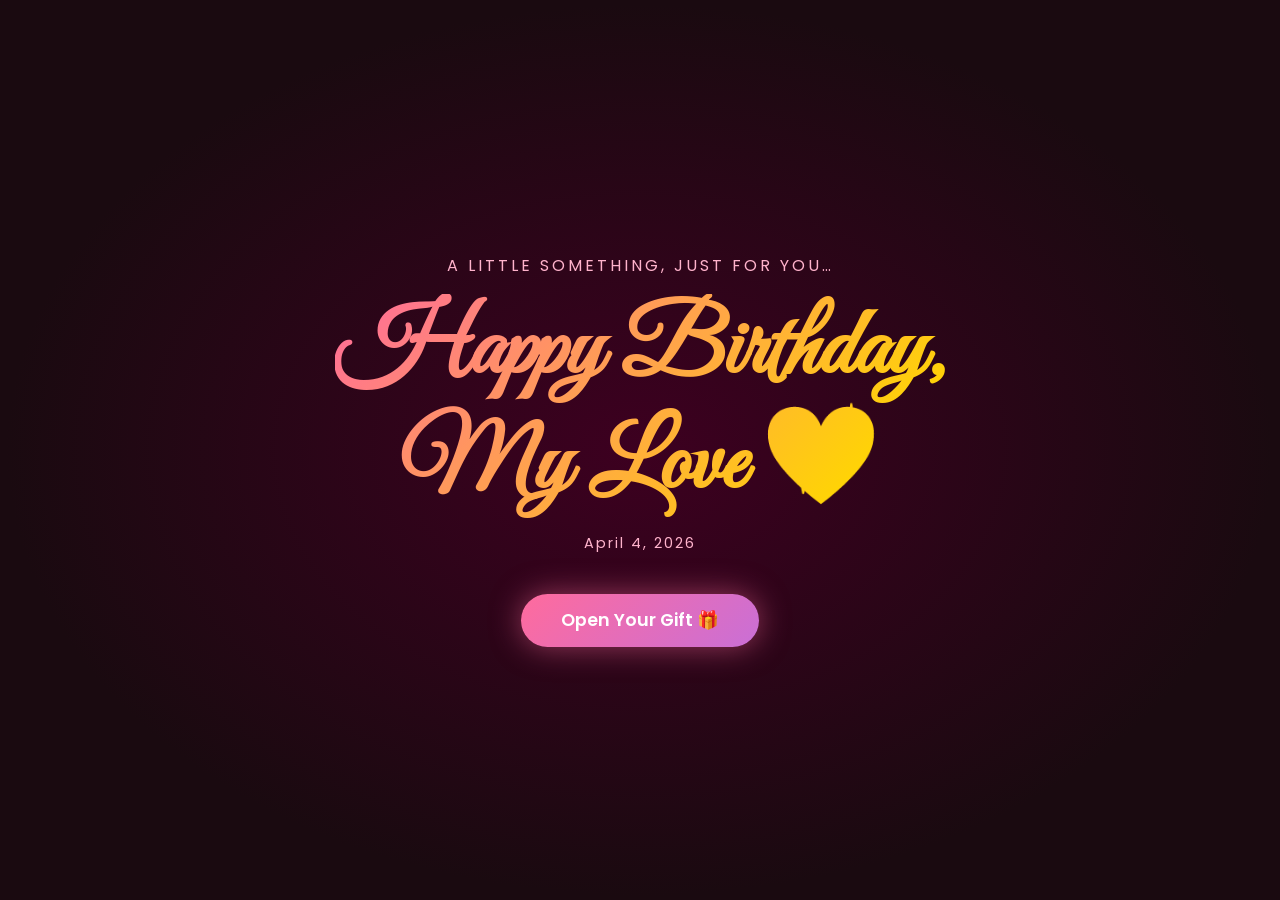
<file: index.html>
<!DOCTYPE html>
<html lang="en">
<head>
  <meta charset="UTF-8" />
  <meta name="viewport" content="width=device-width, initial-scale=1.0"/>
  <title>Happy Birthday, My Love 💖</title>
  <link rel="stylesheet" href="style.css" />
  <link href="https://fonts.googleapis.com/css2?family=Great+Vibes&family=Poppins:wght@300;400;600&display=swap" rel="stylesheet"/>
</head>
<body>

  <!-- ░░ LANDING SCREEN ░░ -->
  <section id="landing">
    <div id="hearts-bg"></div>
    <div class="landing-content">
      <p class="subtitle">A little something, just for you…</p>
      <h1 class="main-title">Happy Birthday,<br/><span id="name-span">My Love</span> 💖</h1>
      <p class="date-tag">April 4, 2026</p>
      <button id="open-btn" onclick="openGift()">Open Your Gift 🎁</button>
    </div>
  </section>



  <script src="index.js"></script>
</body>
</html>
</file>
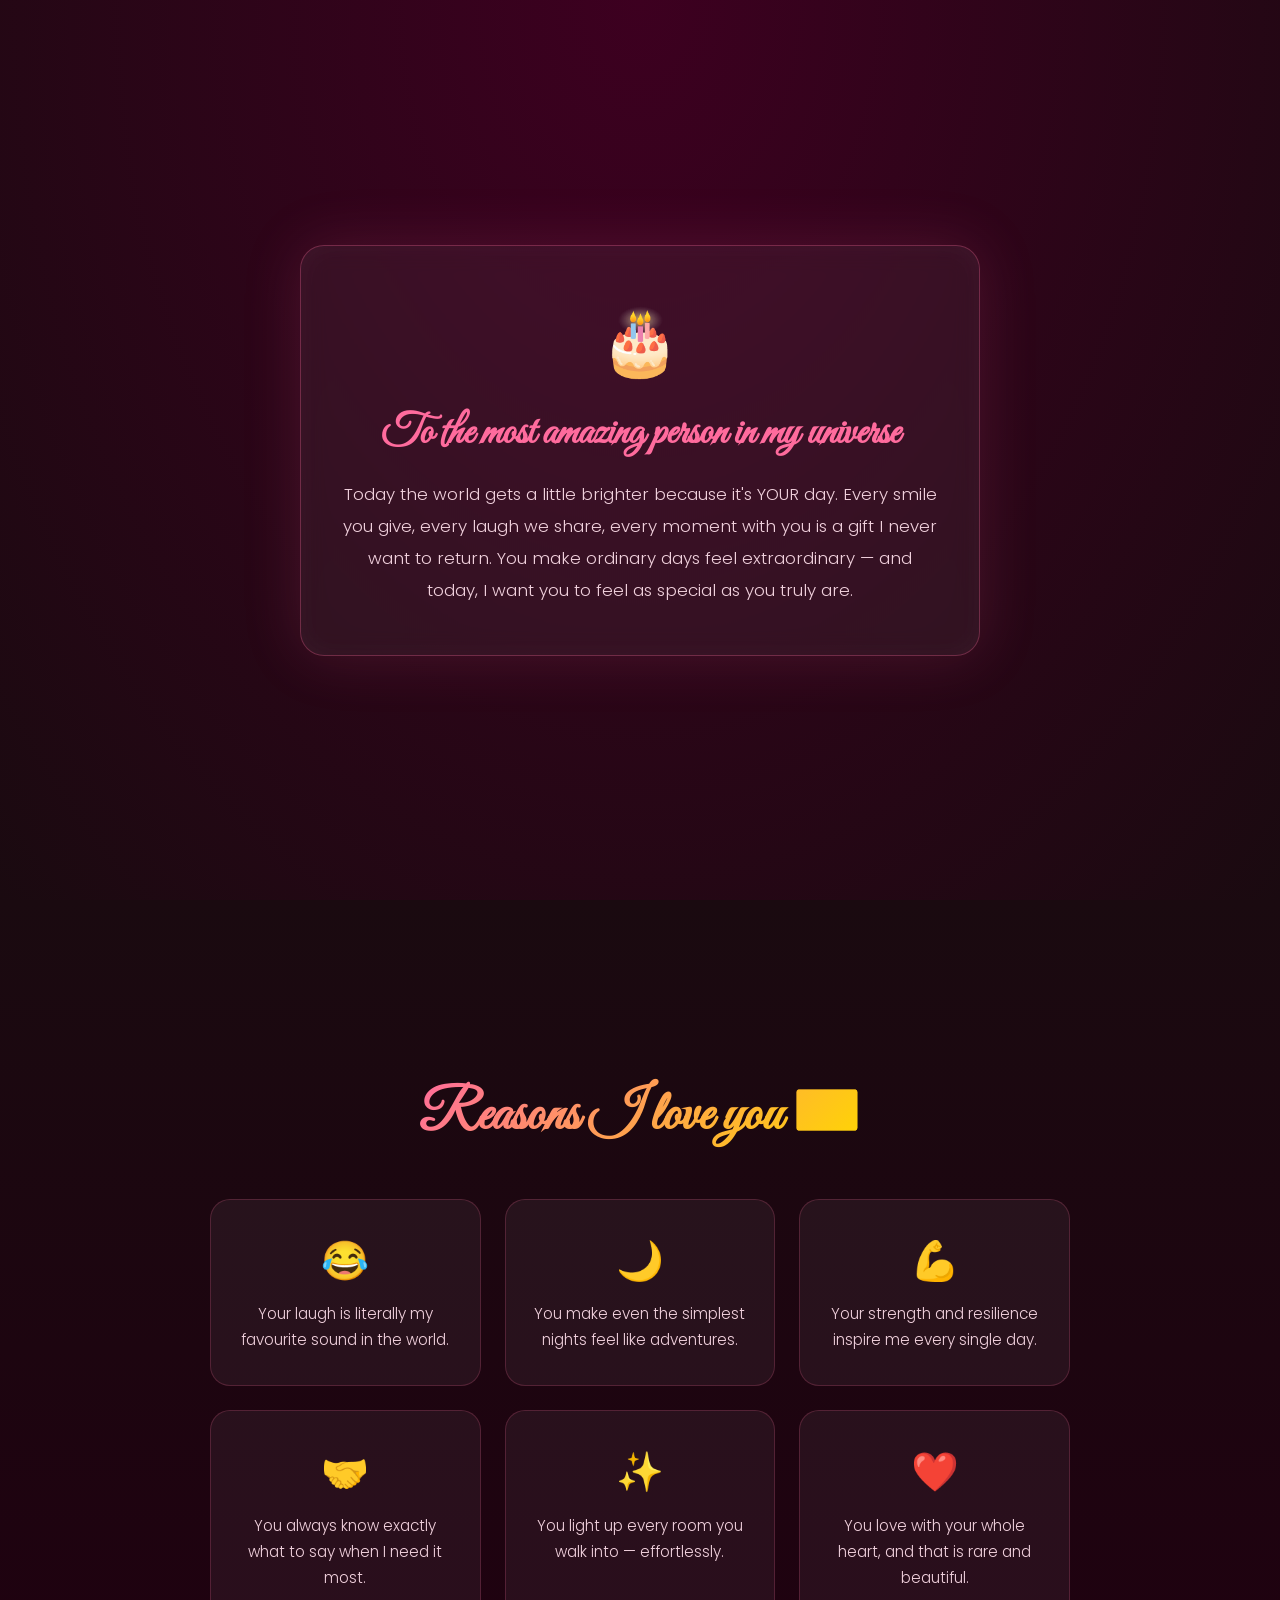
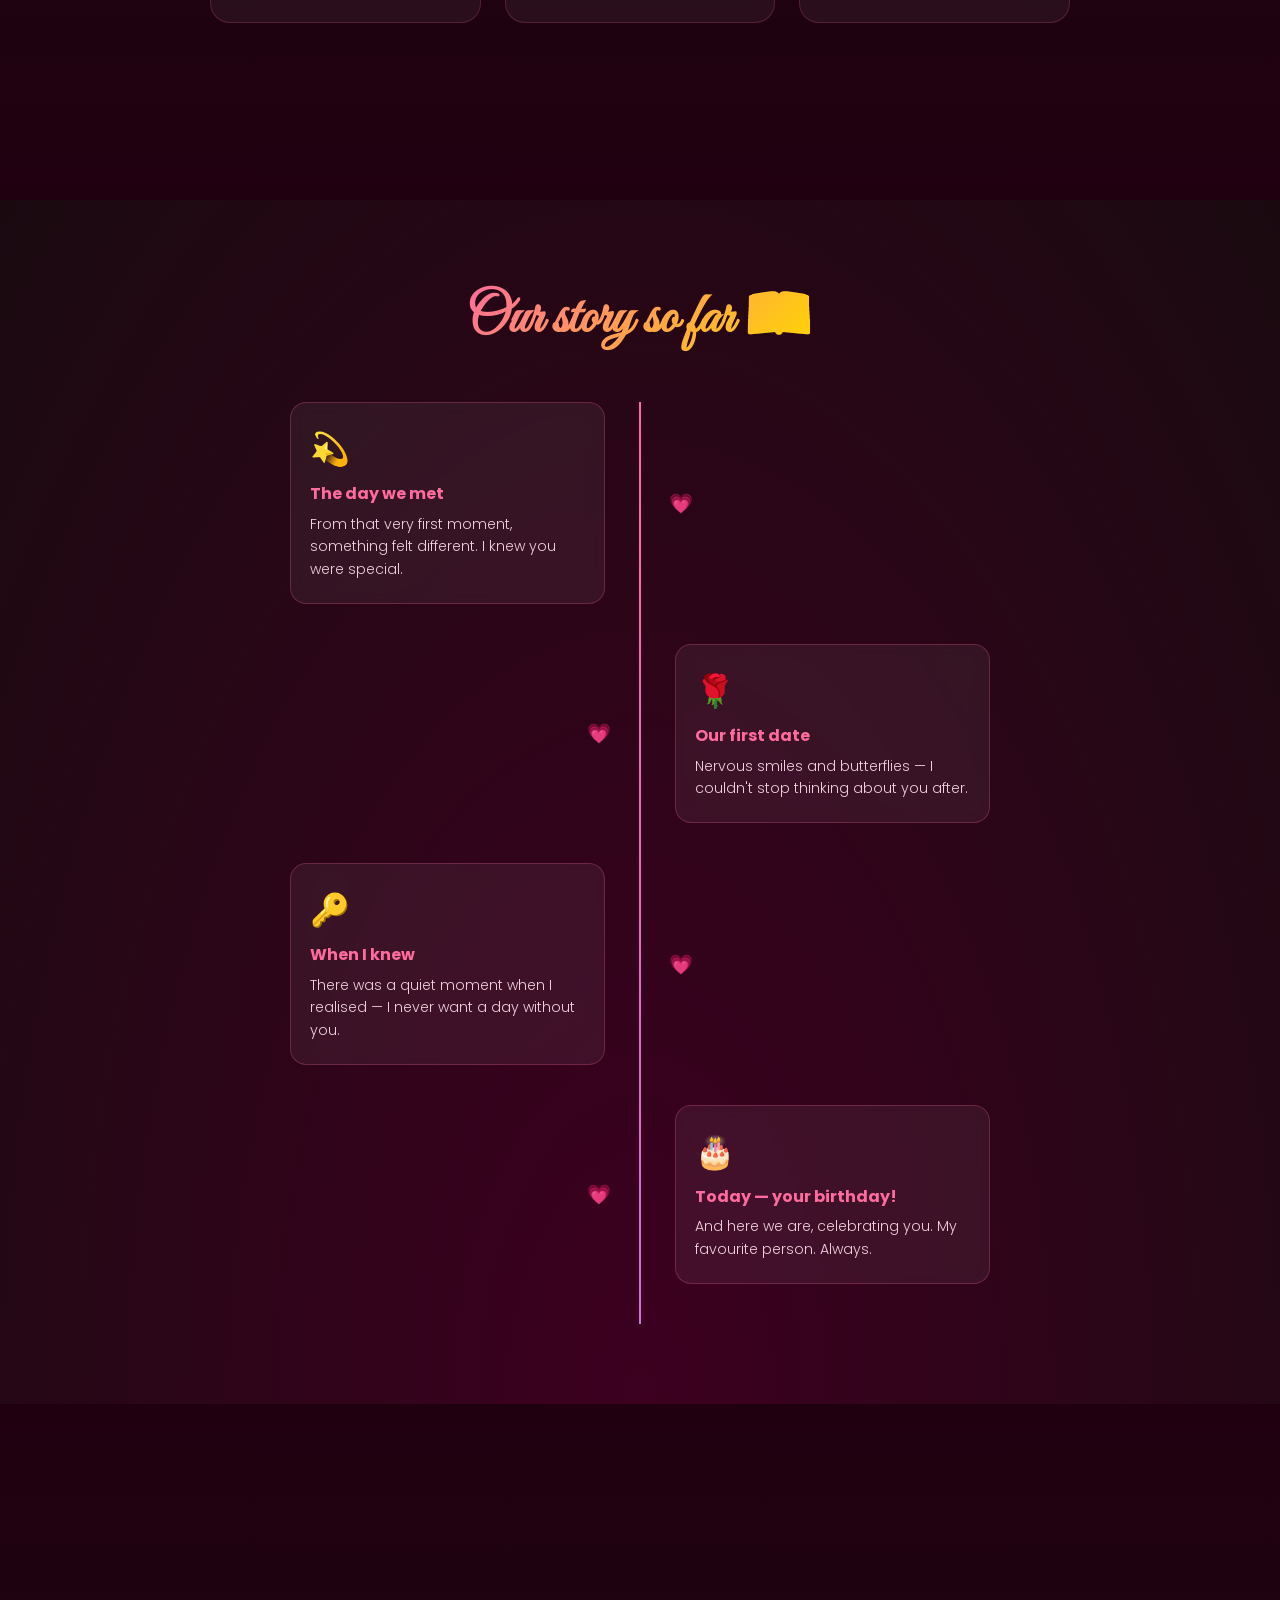
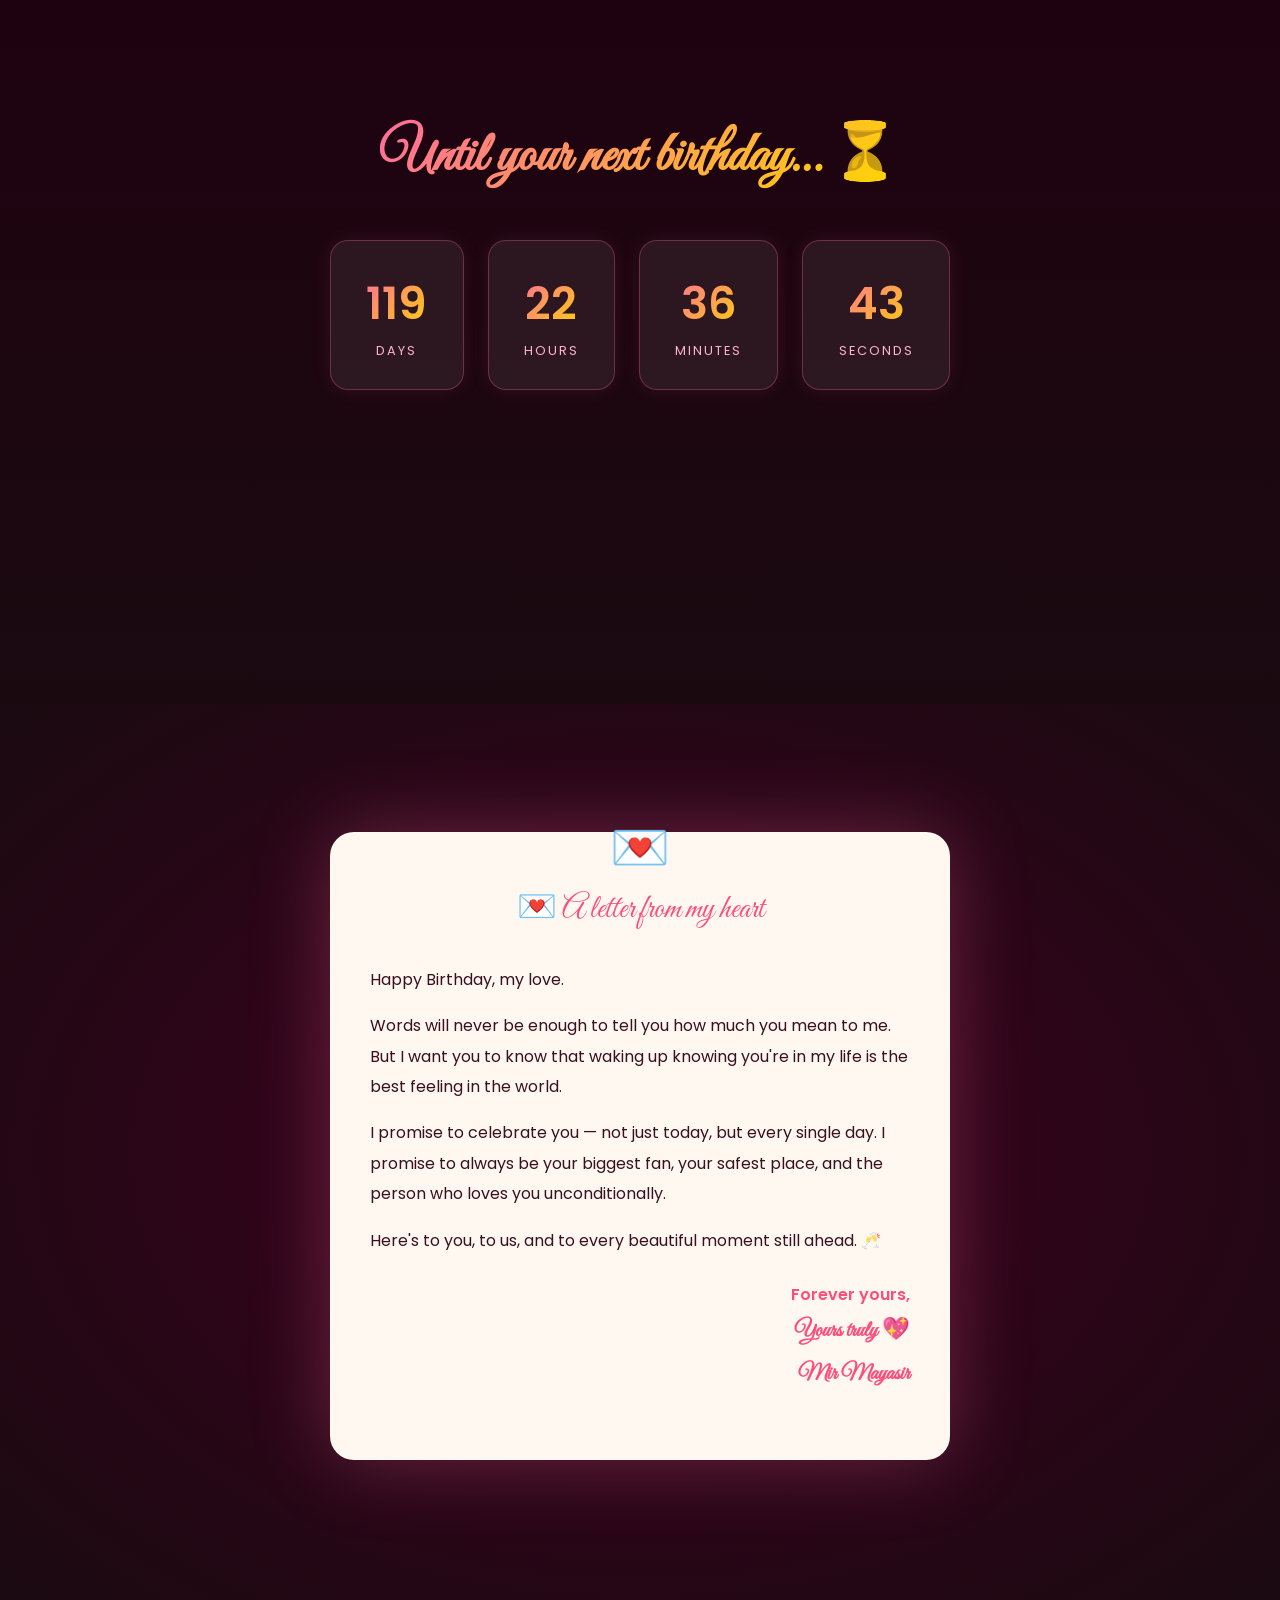
<file: gift.html>
<!DOCTYPE html>
<html lang="en">
<head>
  <meta charset="UTF-8" />
  <meta name="viewport" content="width=device-width, initial-scale=1.0"/>
  <title>Your Birthday Gift 💖</title>
  <link rel="stylesheet" href="style.css" />
  <link href="https://fonts.googleapis.com/css2?family=Great+Vibes&family=Poppins:wght@300;400;600&display=swap" rel="stylesheet"/>
  <style>
    /* Gift page fades in on load */
    body { opacity: 0; transition: opacity .8s ease; }
    body.loaded { opacity: 1; }
  </style>
</head>
<body>

  <!-- Confetti lives at top of page -->
  <div id="confetti-container"></div>

  <!-- ── Section 1: Big Message ── -->
  <section class="section msg-section">
    <div class="card glow-card">
      <div class="card-icon">🎂</div>
      <h2>To the most amazing person in my universe</h2>
      <p>
        Today the world gets a little brighter because it's YOUR day. 
        Every smile you give, every laugh we share, every moment with you 
        is a gift I never want to return. 
        You make ordinary days feel extraordinary — and today, 
        I want you to feel as special as you truly are.
      </p>
    </div>
  </section>

  <!-- ── Section 2: Reasons I Love You ── -->
  <section class="section reasons-section">
    <h2 class="section-title">Reasons I love you 💌</h2>
    <div class="reasons-grid">
      <div class="reason-card" data-delay="0">
        <span class="reason-icon">😂</span>
        <p>Your laugh is literally my favourite sound in the world.</p>
      </div>
      <div class="reason-card" data-delay="100">
        <span class="reason-icon">🌙</span>
        <p>You make even the simplest nights feel like adventures.</p>
      </div>
      <div class="reason-card" data-delay="200">
        <span class="reason-icon">💪</span>
        <p>Your strength and resilience inspire me every single day.</p>
      </div>
      <div class="reason-card" data-delay="300">
        <span class="reason-icon">🤝</span>
        <p>You always know exactly what to say when I need it most.</p>
      </div>
      <div class="reason-card" data-delay="400">
        <span class="reason-icon">✨</span>
        <p>You light up every room you walk into — effortlessly.</p>
      </div>
      <div class="reason-card" data-delay="500">
        <span class="reason-icon">❤️</span>
        <p>You love with your whole heart, and that is rare and beautiful.</p>
      </div>
    </div>
  </section>

  <!-- ── Section 3: Memory Timeline ── -->
  <section class="section timeline-section">
    <h2 class="section-title">Our story so far 📖</h2>
    <div class="timeline">
      <div class="timeline-item left">
        <div class="tl-content">
          <span class="tl-icon">💫</span>
          <h3>The day we met</h3>
          <p>From that very first moment, something felt different. I knew you were special.</p>
        </div>
      </div>
      <div class="timeline-item right">
        <div class="tl-content">
          <span class="tl-icon">🌹</span>
          <h3>Our first date</h3>
          <p>Nervous smiles and butterflies — I couldn't stop thinking about you after.</p>
        </div>
      </div>
      <div class="timeline-item left">
        <div class="tl-content">
          <span class="tl-icon">🔑</span>
          <h3>When I knew</h3>
          <p>There was a quiet moment when I realised — I never want a day without you.</p>
        </div>
      </div>
      <div class="timeline-item right">
        <div class="tl-content">
          <span class="tl-icon">🎂</span>
          <h3>Today — your birthday!</h3>
          <p>And here we are, celebrating you. My favourite person. Always.</p>
        </div>
      </div>
    </div>
  </section>

  <!-- ── Section 4: Countdown to Next Year ── -->
  <section class="section countdown-section">
    <h2 class="section-title">Until your next birthday… ⏳</h2>
    <div class="countdown-grid">
      <div class="cd-box"><span id="cd-days">000</span><label>Days</label></div>
      <div class="cd-box"><span id="cd-hours">00</span><label>Hours</label></div>
      <div class="cd-box"><span id="cd-mins">00</span><label>Minutes</label></div>
      <div class="cd-box"><span id="cd-secs">00</span><label>Seconds</label></div>
    </div>
  </section>

  <!-- ── Section 5: Final Love Letter ── -->
  <section class="section letter-section">
    <div class="letter">
      <div class="letter-header">💌 A letter from my heart</div>
      <p>Happy Birthday, my love.</p>
      <p>
        Words will never be enough to tell you how much you mean to me. 
        But I want you to know that waking up knowing you're in my life is 
        the best feeling in the world. 
      </p>
      <p>
        I promise to celebrate you — not just today, but every single day. 
        I promise to always be your biggest fan, your safest place, 
        and the person who loves you unconditionally.
      </p>
      <p>Here's to you, to us, and to every beautiful moment still ahead. 🥂</p>
      <p class="letter-sign">Forever yours,<br/><em>Yours truly 💖</em><br/><em>Mir Mayasir</em></p>
    </div>
  </section>

  <!-- Floating balloon decoration -->
  <div id="balloons"></div>

  <script src="gift.js"></script>
</body>
</html>
</file>
<file: style.css>
/* ===================================================
   ROOT & RESET
=================================================== */
*, *::before, *::after { box-sizing: border-box; margin: 0; padding: 0; }

:root {
  --pink:    #ff6b9d;
  --rose:    #ff4d79;
  --light:   #fff0f6;
  --dark:    #1a0a10;
  --purple:  #c96fd6;
  --gold:    #ffd700;
  --cream:   #fff8f0;
}

html { scroll-behavior: smooth; }

body {
  font-family: 'Poppins', sans-serif;
  background: var(--dark);
  color: #fff;
  overflow-x: hidden;
  min-height: 100vh;
}

/* ===================================================
   LANDING SECTION
=================================================== */
#landing {
  position: relative;
  min-height: 100vh;
  display: flex;
  align-items: center;
  justify-content: center;
  background: radial-gradient(ellipse at center, #3d0020 0%, #1a0a10 70%);
  overflow: hidden;
  text-align: center;
  padding: 2rem;
}

/* Floating hearts background */
#hearts-bg {
  position: absolute;
  inset: 0;
  pointer-events: none;
  overflow: hidden;
}

.heart-particle {
  position: absolute;
  bottom: -60px;
  font-size: 1.6rem;
  opacity: 0;
  animation: floatHeart linear infinite;
}

@keyframes floatHeart {
  0%   { transform: translateY(0) rotate(0deg); opacity: 0.8; }
  80%  { opacity: 0.5; }
  100% { transform: translateY(-110vh) rotate(360deg); opacity: 0; }
}

/* Landing text */
.landing-content { position: relative; z-index: 2; }

.subtitle {
  font-size: 1rem;
  letter-spacing: 3px;
  text-transform: uppercase;
  color: #ffb3cc;
  margin-bottom: 1rem;
  animation: fadeDown 1s ease 0.3s both;
}

.main-title {
  font-family: 'Great Vibes', cursive;
  font-size: clamp(3rem, 8vw, 6rem);
  line-height: 1.2;
  background: linear-gradient(135deg, #ff6b9d, #ffd700, #ff6b9d);
  background-size: 200%;
  -webkit-background-clip: text;
  -webkit-text-fill-color: transparent;
  background-clip: text;
  animation: fadeDown 1s ease 0.5s both, shimmer 4s linear infinite;
}

@keyframes shimmer {
  0%   { background-position: 0% 50%;   }
  50%  { background-position: 100% 50%; }
  100% { background-position: 0% 50%;   }
}

#name-span { display: inline-block; }

.date-tag {
  margin-top: .5rem;
  font-size: .9rem;
  color: #ffb3cc;
  letter-spacing: 2px;
  animation: fadeDown 1s ease 0.7s both;
}

#open-btn {
  margin-top: 2.5rem;
  padding: .85rem 2.5rem;
  font-size: 1.1rem;
  font-family: 'Poppins', sans-serif;
  font-weight: 600;
  border: none;
  border-radius: 50px;
  background: linear-gradient(135deg, var(--pink), var(--purple));
  color: #fff;
  cursor: pointer;
  box-shadow: 0 0 30px rgba(255, 107, 157, 0.5);
  transition: transform .2s, box-shadow .2s;
  animation: fadeDown 1s ease 0.9s both, pulse 2.5s ease-in-out infinite 2s;
}

#open-btn:hover {
  transform: scale(1.07);
  box-shadow: 0 0 50px rgba(255, 107, 157, 0.8);
}

@keyframes pulse {
  0%, 100% { box-shadow: 0 0 30px rgba(255, 107, 157, 0.5); }
  50%       { box-shadow: 0 0 60px rgba(255, 107, 157, 0.9); }
}

@keyframes fadeDown {
  from { opacity: 0; transform: translateY(-30px); }
  to   { opacity: 1; transform: translateY(0);      }
}

/* ===================================================
   GIFT WRAPPER (revealed on click)
=================================================== */
#gift-wrapper {
  background: var(--dark);
}

#gift-wrapper.hidden { display: none; }

/* ===================================================
   SHARED SECTION STYLES
=================================================== */
.section {
  min-height: 100vh;
  display: flex;
  flex-direction: column;
  align-items: center;
  justify-content: center;
  padding: 5rem 2rem;
  position: relative;
}

.section-title {
  font-family: 'Great Vibes', cursive;
  font-size: clamp(2.2rem, 6vw, 3.5rem);
  text-align: center;
  margin-bottom: 3rem;
  background: linear-gradient(135deg, var(--pink), var(--gold));
  -webkit-background-clip: text;
  -webkit-text-fill-color: transparent;
  background-clip: text;
}

/* ===================================================
   MESSAGE SECTION
=================================================== */
.msg-section {
  background: radial-gradient(ellipse at top, #3d0020, var(--dark));
}

#confetti-container {
  position: absolute;
  inset: 0;
  pointer-events: none;
  overflow: hidden;
}

.confetti-piece {
  position: absolute;
  top: -20px;
  width: 10px;
  height: 10px;
  opacity: 0;
  animation: confettiFall linear forwards;
  border-radius: 2px;
}

@keyframes confettiFall {
  0%   { transform: translateY(0) rotate(0deg);    opacity: 1; }
  100% { transform: translateY(100vh) rotate(720deg); opacity: 0; }
}

.glow-card {
  background: rgba(255, 255, 255, 0.05);
  border: 1px solid rgba(255, 107, 157, 0.3);
  border-radius: 24px;
  padding: 3rem 2.5rem;
  max-width: 680px;
  width: 100%;
  text-align: center;
  backdrop-filter: blur(12px);
  box-shadow: 0 0 60px rgba(255, 107, 157, 0.15), inset 0 0 30px rgba(255,255,255,0.03);
  animation: glowPulse 4s ease-in-out infinite;
}

@keyframes glowPulse {
  0%, 100% { box-shadow: 0 0 40px rgba(255,107,157,.15), inset 0 0 30px rgba(255,255,255,.03); }
  50%       { box-shadow: 0 0 80px rgba(255,107,157,.3),  inset 0 0 30px rgba(255,255,255,.05); }
}

.card-icon { font-size: 4rem; margin-bottom: 1.2rem; animation: bounce 1.5s ease infinite; }

@keyframes bounce {
  0%, 100% { transform: translateY(0);    }
  50%       { transform: translateY(-12px); }
}

.glow-card h2 {
  font-family: 'Great Vibes', cursive;
  font-size: clamp(1.8rem, 4vw, 2.6rem);
  color: var(--pink);
  margin-bottom: 1.2rem;
}

.glow-card p {
  font-size: 1.05rem;
  line-height: 1.9;
  color: #f0d0dc;
  font-weight: 300;
}

/* ===================================================
   REASONS SECTION
=================================================== */
.reasons-section {
  background: linear-gradient(180deg, var(--dark) 0%, #200010 100%);
}

.reasons-grid {
  display: grid;
  grid-template-columns: repeat(auto-fit, minmax(230px, 1fr));
  gap: 1.5rem;
  max-width: 860px;
  width: 100%;
}

.reason-card {
  background: rgba(255,255,255,0.05);
  border: 1px solid rgba(255,107,157,0.2);
  border-radius: 20px;
  padding: 2rem 1.5rem;
  text-align: center;
  transition: transform .3s, box-shadow .3s;
  opacity: 0;
  transform: translateY(40px);
  cursor: default;
}

.reason-card.visible {
  opacity: 1;
  transform: translateY(0);
  transition: opacity .6s ease, transform .6s ease, box-shadow .3s;
}

.reason-card:hover {
  transform: translateY(-8px) scale(1.03);
  box-shadow: 0 12px 40px rgba(255,107,157,0.25);
  border-color: var(--pink);
}

.reason-icon { font-size: 2.4rem; display: block; margin-bottom: .8rem; }

.reason-card p { font-size: .95rem; color: #f0d0dc; line-height: 1.7; font-weight: 300; }

/* ===================================================
   TIMELINE SECTION
=================================================== */
.timeline-section {
  background: radial-gradient(ellipse at bottom, #3d0020, var(--dark));
}

.timeline {
  position: relative;
  max-width: 700px;
  width: 100%;
}

.timeline::before {
  content: '';
  position: absolute;
  left: 50%;
  top: 0; bottom: 0;
  width: 2px;
  background: linear-gradient(var(--pink), var(--purple));
  transform: translateX(-50%);
}

.timeline-item {
  position: relative;
  width: 45%;
  margin-bottom: 2.5rem;
  opacity: 0;
  transition: opacity .6s ease, transform .6s ease;
}

.timeline-item.left  { left: 0;   transform: translateX(-40px); }
.timeline-item.right { left: 55%; transform: translateX(40px);  }

.timeline-item.visible { opacity: 1; transform: translateX(0); }

.tl-content {
  background: rgba(255,255,255,0.06);
  border: 1px solid rgba(255,107,157,0.25);
  border-radius: 16px;
  padding: 1.4rem 1.2rem;
  backdrop-filter: blur(8px);
}

.tl-icon { font-size: 2rem; display: block; margin-bottom: .5rem; }

.tl-content h3 {
  font-size: 1rem;
  color: var(--pink);
  margin-bottom: .4rem;
}

.tl-content p { font-size: .88rem; color: #f0d0dc; line-height: 1.6; font-weight: 300; }

/* Node dots on timeline */
.timeline-item::after {
  content: '💗';
  position: absolute;
  top: 50%;
  font-size: 1.2rem;
  transform: translateY(-50%);
}

.timeline-item.left::after  { right: -28%; }
.timeline-item.right::after { left: -28%;  }

/* ===================================================
   COUNTDOWN SECTION
=================================================== */
.countdown-section {
  background: linear-gradient(180deg, #200010, var(--dark));
}

.countdown-grid {
  display: flex;
  gap: 1.5rem;
  flex-wrap: wrap;
  justify-content: center;
}

.cd-box {
  background: rgba(255,255,255,0.07);
  border: 1px solid rgba(255,107,157,0.3);
  border-radius: 18px;
  padding: 1.8rem 2.2rem;
  text-align: center;
  min-width: 110px;
  box-shadow: 0 0 20px rgba(255,107,157,0.1);
  transition: transform .3s;
}

.cd-box:hover { transform: scale(1.05); }

.cd-box span {
  display: block;
  font-size: 2.8rem;
  font-weight: 600;
  background: linear-gradient(135deg, var(--pink), var(--gold));
  -webkit-background-clip: text;
  -webkit-text-fill-color: transparent;
  background-clip: text;
  font-variant-numeric: tabular-nums;
}

.cd-box label { font-size: .8rem; letter-spacing: 2px; text-transform: uppercase; color: #ffb3cc; margin-top: .3rem; display: block; }

/* ===================================================
   LETTER SECTION
=================================================== */
.letter-section {
  background: radial-gradient(ellipse at center, #3d0020, var(--dark));
  padding-bottom: 6rem;
}

.letter {
  max-width: 620px;
  width: 100%;
  background: var(--cream);
  color: #3a1020;
  border-radius: 24px;
  padding: 3rem 2.5rem;
  box-shadow: 0 0 80px rgba(255,107,157,0.3);
  position: relative;
  font-size: 1rem;
  line-height: 1.9;
  animation: floatLetter 4s ease-in-out infinite;
}

@keyframes floatLetter {
  0%, 100% { transform: translateY(0); }
  50%       { transform: translateY(-10px); }
}

.letter::before {
  content: '💌';
  position: absolute;
  top: -30px;
  left: 50%;
  transform: translateX(-50%);
  font-size: 3rem;
}

.letter-header {
  font-family: 'Great Vibes', cursive;
  font-size: 2rem;
  color: var(--rose);
  text-align: center;
  margin-bottom: 1.5rem;
}

.letter p { margin-bottom: 1rem; }

.letter-sign {
  margin-top: 1.5rem;
  text-align: right;
  font-weight: 600;
  color: var(--rose);
}

.letter-sign em { font-family: 'Great Vibes', cursive; font-size: 1.4rem; font-style: normal; }

/* ===================================================
   BALLOONS
=================================================== */
#balloons {
  position: fixed;
  bottom: 0;
  left: 0; right: 0;
  pointer-events: none;
  z-index: 999;
}

.balloon {
  position: absolute;
  bottom: -150px;
  font-size: 2.5rem;
  animation: riseUp linear forwards;
  opacity: 0.85;
}

@keyframes riseUp {
  0%   { transform: translateY(0) rotate(-10deg); opacity: .85; }
  100% { transform: translateY(-110vh) rotate(10deg); opacity: 0; }
}

/* ===================================================
   SCROLLBAR
=================================================== */
::-webkit-scrollbar { width: 6px; }
::-webkit-scrollbar-track { background: var(--dark); }
::-webkit-scrollbar-thumb { background: var(--pink); border-radius: 3px; }

/* ===================================================
   RESPONSIVE
=================================================== */
@media (max-width: 600px) {
  .timeline::before       { left: 12px; }
  .timeline-item          { width: 80%; left: 30px !important; }
  .timeline-item.left::after,
  .timeline-item.right::after { display: none; }
  .timeline-item.left     { transform: translateX(-20px); }
  .timeline-item.right    { transform: translateX(20px);  }
}
</file>
